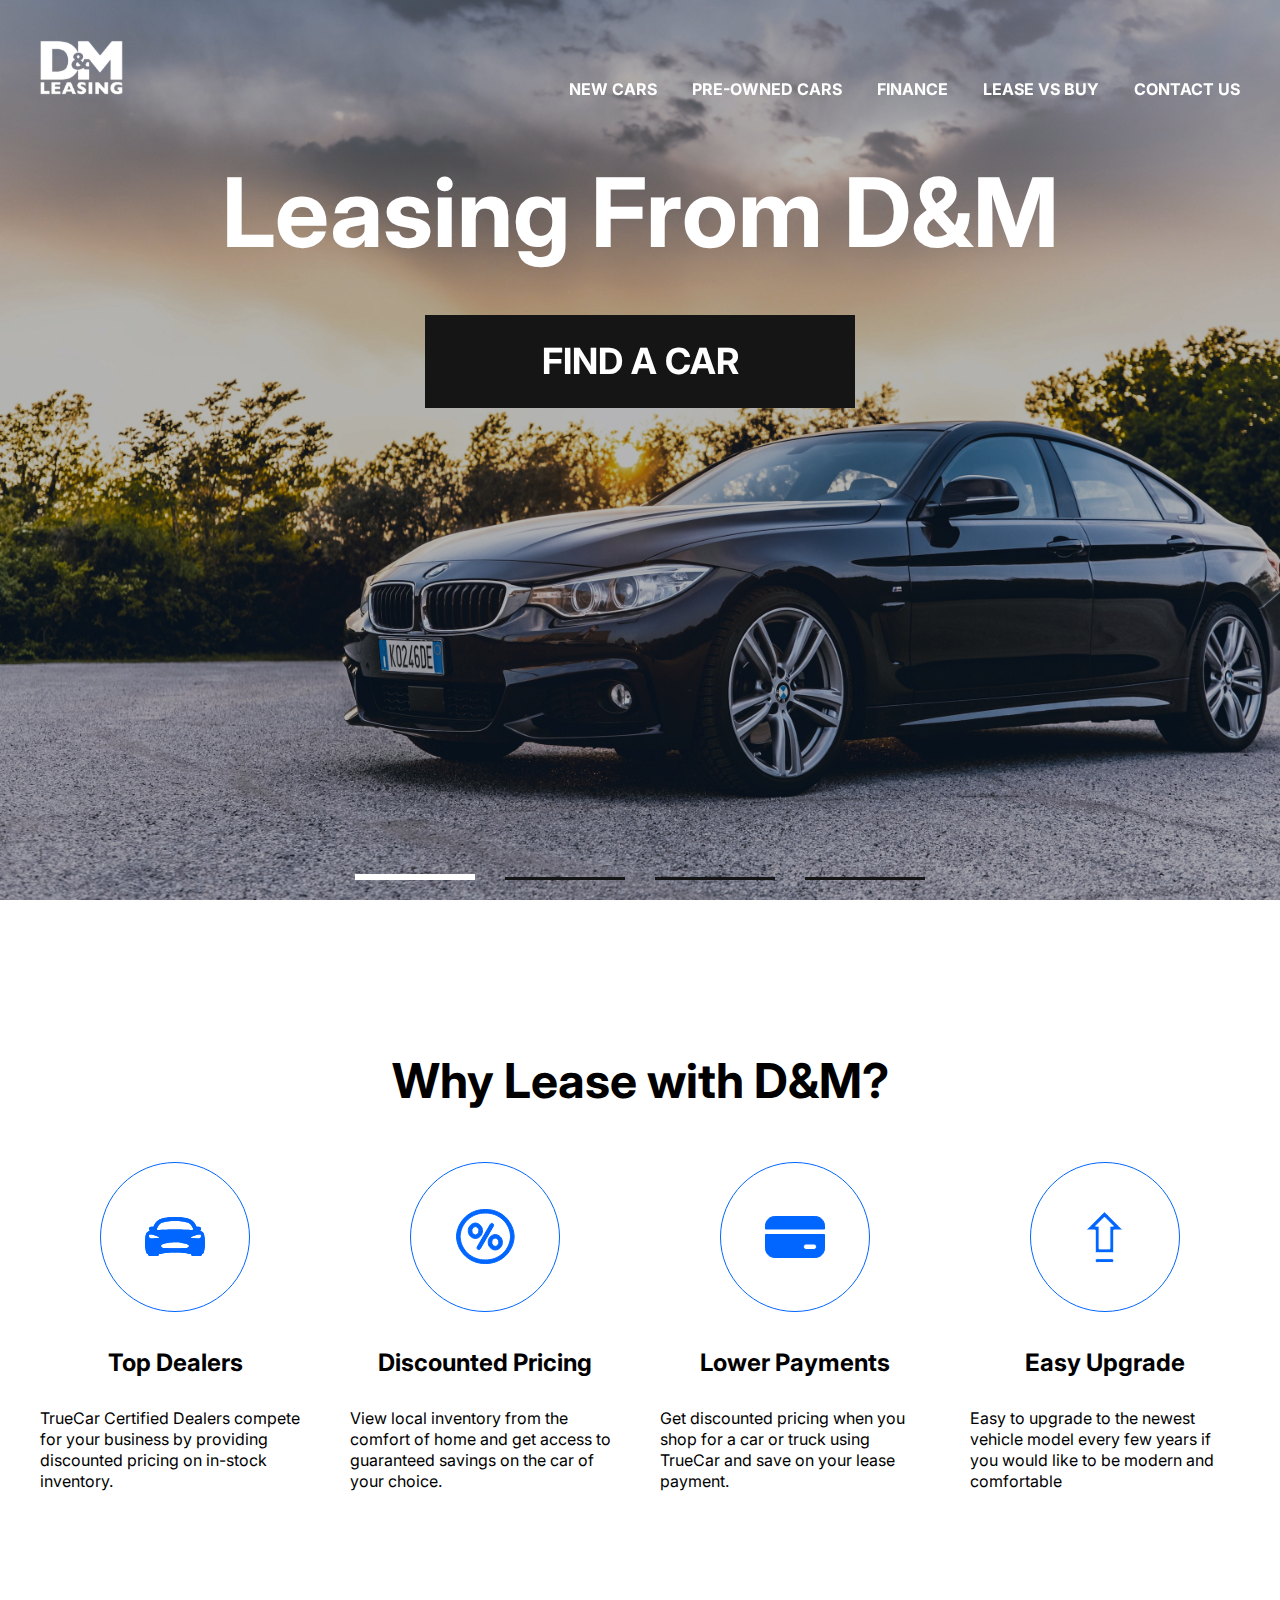
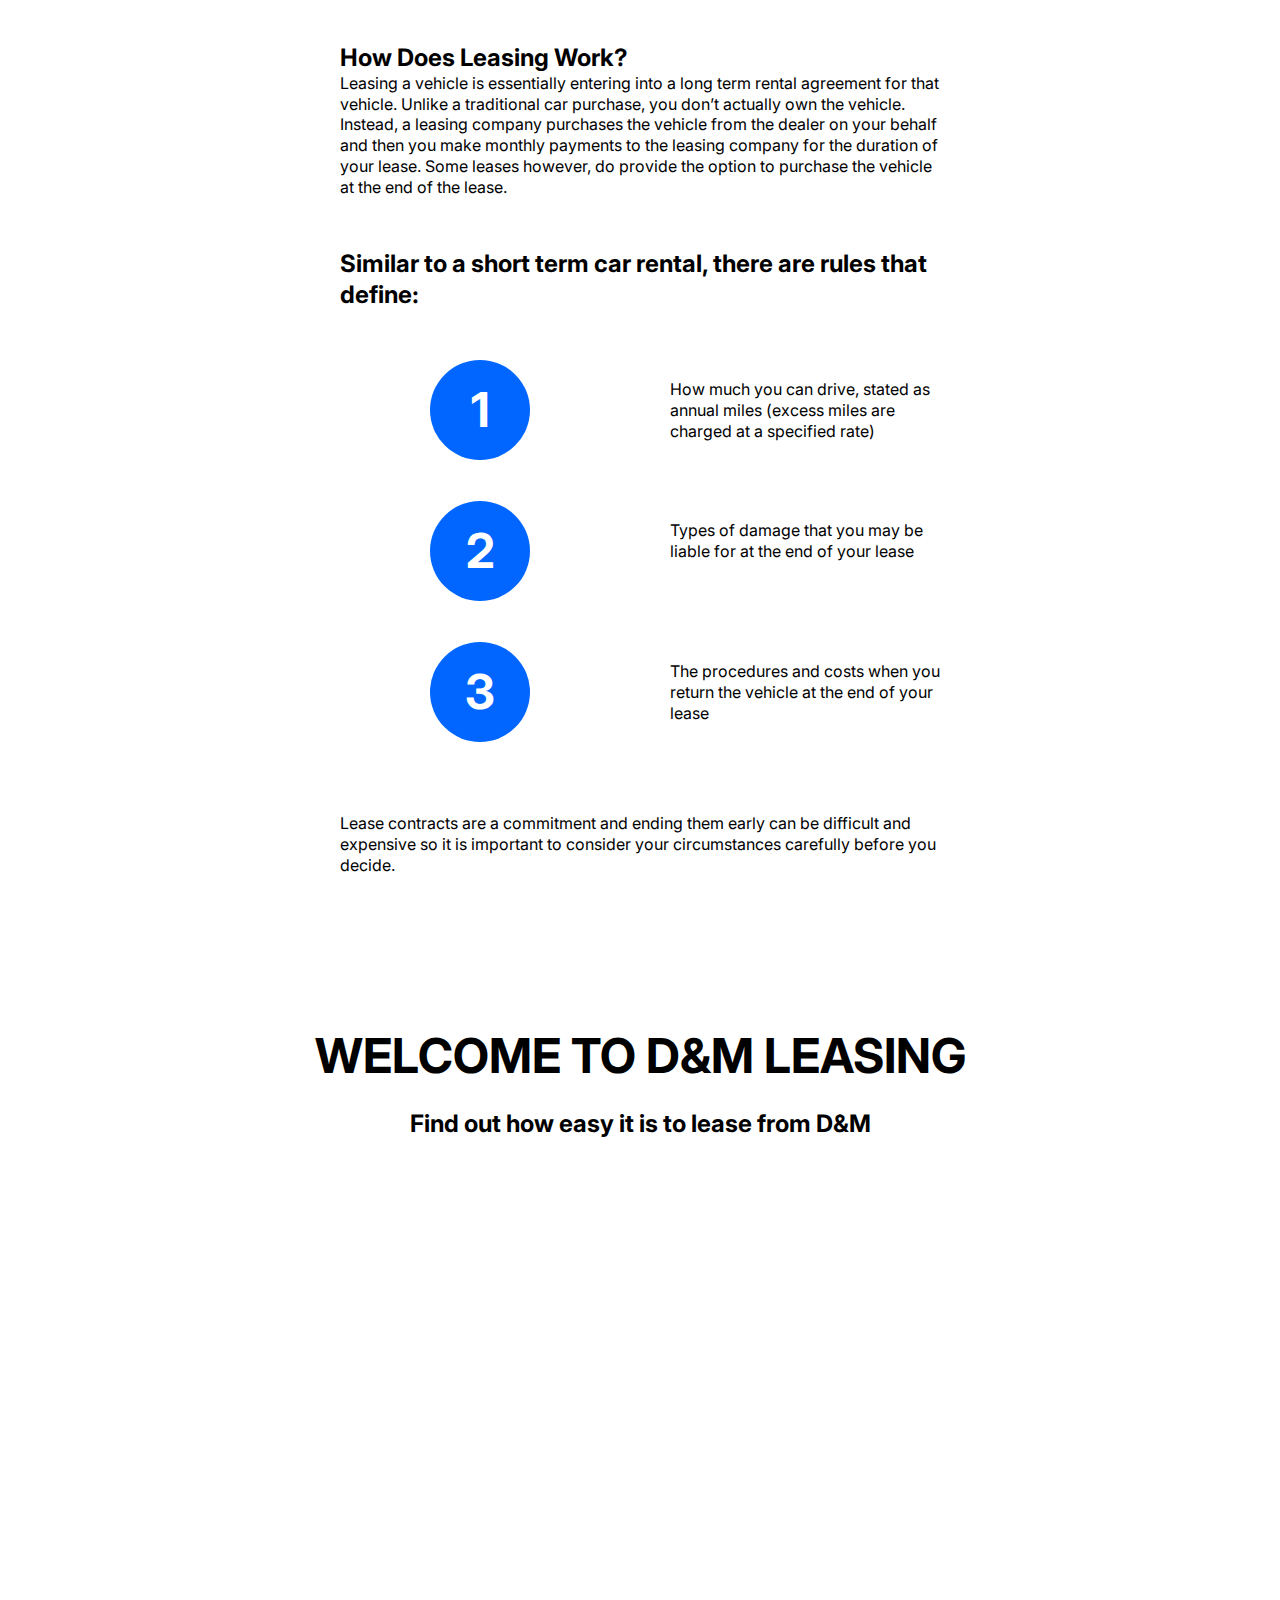
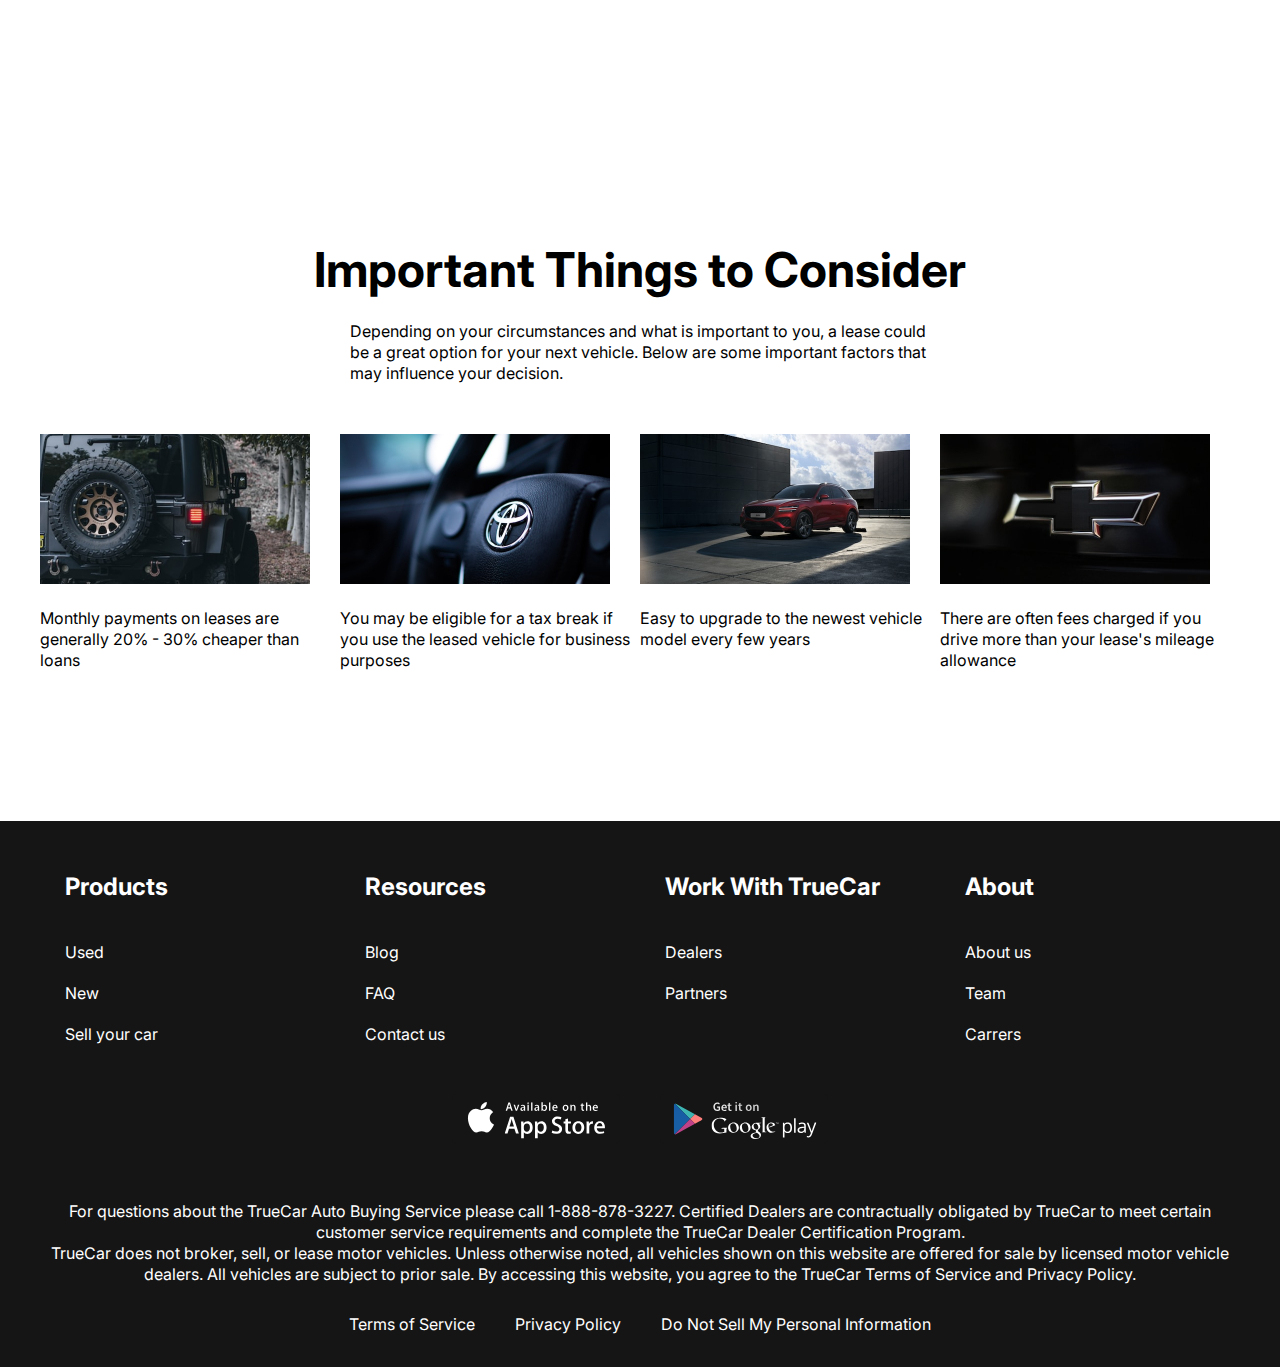
<file: index.html>
<!DOCTYPE html>
<html lang="en">
<head>
    <meta charset="UTF-8">
    <meta http-equiv="X-UA-Compatible" content="IE=edge">
    <meta name="viewport" content="width=device-width, initial-scale=1.0">
    <title>Document</title>
    <link rel="preconnect" href="https://fonts.googleapis.com">
    <link rel="preconnect" href="https://fonts.gstatic.com" crossorigin>
    <link href="https://fonts.googleapis.com/css2?family=Inter:wght@400;700&display=swap" rel="stylesheet">
    <link rel="stylesheet" href="https://cdn.jsdelivr.net/npm/swiper@9/swiper-bundle.min.css"/>
    <link rel="stylesheet" href="css/style.css">
</head>
<body>
    <div class="wrapper">
        <header class="header header-main">
            <div class="container">
                <div class="header__inner">
                    <a href="#" class="logo">
                        <img src="/image/logo.svg" alt="logo" class="logo__img">
                    </a>
                    <nav class="menu">
                        <button class="menu__btn">
                            <span></span>
                            <span></span>
                            <span></span>
                        </button>
                        <ul class="menu__list">
                            <li class="menu__list-item">
                                <a href="new-cars.html" class="menu__list-link">NEW CARS</a>
                            </li>
                            <li class="menu__list-item">
                                <a href="#" class="menu__list-link">PRE-OWNED CARS</a>
                            </li>
                            <li class="menu__list-item">
                                <a href="#" class="menu__list-link">FINANCE</a>
                            </li>
                            <li class="menu__list-item">
                                <a href="#" class="menu__list-link">LEASE VS BUY</a>
                            </li>
                            <li class="menu__list-item">
                                <a href="contacts.html" class="menu__list-link">CONTACT US</a>
                            </li>
                        </ul>
                    </nav>
                </div>
            </div>
        </header>
        <main class="main">
            <section class="top">
                <div class="container">
                    <h1 class="title">Leasing From D&M</h1>
                </div>
                <a href="new-cars.html" class="top__link">FIND A CAR</a>
            </section>
            <div class="slider">
                <div class="swiper">
                    <div class="swiper-wrapper">
                        <div class="swiper-slide" style="background-image: url(image/car.jpg);"></div>
                        <div class="swiper-slide" style="background-image: url(image/car-2.webp);"></div>
                        <div class="swiper-slide" style="background-image: url(image/car.jpg);"></div>
                        <div class="swiper-slide" style="background-image: url(image/car-2.webp);"></div>
                    </div>
                    <div class="swiper-pagination"></div>
                </div>
            </div>
            <section class="why-lease">
                <div class="container">
                    <h2 class="section__title">Why Lease with D&M?</h2>
                    <ul class="why-laese__list">
                        <li class="why-lease__item">
                            <img src="/image/why-least1.svg" alt="" class="why-lease__item-img">
                            <h3 class="why-lease__item-title">Top Dealers</h3>
                            <p class="why-lease__item-text">TrueCar Certified Dealers compete for your business by providing discounted pricing on in-stock inventory.</p>
                        </li>
                        <li class="why-lease__item">
                            <img src="/image/why-least2.svg" alt="" class="why-lease__item-img">
                            <h3 class="why-lease__item-title">Discounted Pricing</h3>
                            <p class="why-lease__item-text">View local inventory from the comfort of home and get access to guaranteed savings on the car of your choice.</p>
                        </li>
                        <li class="why-lease__item">
                            <img src="/image/why-least3.svg" alt="" class="why-lease__item-img">
                            <h3 class="why-lease__item-title">Lower Payments</h3>
                            <p class="why-lease__item-text">Get discounted pricing when you shop for a car or truck using TrueCar and save on your lease payment.</p>
                        </li>
                        <li class="why-lease__item">
                            <img src="/image/why-least4.svg" alt="" class="why-lease__item-img">
                            <h3 class="why-lease__item-title">Easy Upgrade</h3>
                            <p class="why-lease__item-text">Easy to upgrade to the newest vehicle model every few years if you would like to be modern and comfortable</p>
                        </li>
                    </ul>
                </div>
            </section>
            <section class="how-does">
                <div class="container">
                    <div class="how-does__inner">
                        <h2 class="sectoin-title">How Does Leasing Work?</h2>
                        <p class="how-does-text">Leasing a vehicle is essentially entering into a long term rental agreement for that vehicle. Unlike a traditional car purchase, you don’t actually own the vehicle. Instead, a leasing company purchases the vehicle from the dealer on your behalf and then you make monthly payments to the leasing company for the duration of your lease. Some leases however, do provide the option to purchase the vehicle at the end of the lease.</p>
                        <h4 class="how__does-title">Similar to a short term car rental, there are rules that define:</h4>
                        <ol class="how__does-list">
                            <li class="how__does-item">How much you can drive, stated as annual miles (excess miles are charged at a specified rate)</li>
                            <li class="how__does-item">Types of damage that you may be liable for at the end of your lease</li>
                            <li class="how__does-item">The procedures and costs when you return the vehicle at the end of your lease</li>
                        </ol>
                        <p class="how-does-text">Lease contracts are a commitment and ending them early can be difficult and expensive so it is important to consider your circumstances carefully before you decide.</p>
                    </div>
                </div>
            </section>
            <section class="video">
                <div class="container">
                    <h2 class="section__title video__title">
                        WELCOME TO D&M LEASING
                    </h2>
                    <p class="video__text">Find out how easy it is to lease from D&M</p>
                    <iframe class="video__content" width="1000" height="500" src="https://www.youtube.com/embed/NMThdHhrLoM?controls=0" title="YouTube video player" frameborder="0" allow="accelerometer; autoplay; clipboard-write; encrypted-media; gyroscope; picture-in-picture; web-share" allowfullscreen></iframe>
                </div>
            </section>
            <section class="important">
                <div class="container">
                    <h2 class="section__title important__title">Important Things to Consider</h2> 
                    <p class="important__text">Depending on your circumstances and what is important to you, a lease could be a great option for your next vehicle. Below are some important factors that may influence your decision.</p>
                    <ul class="important__list">
                        <li class="important__item">
                            <img src="/image/important__item-img1.jpg" alt="" class="important__item-img">
                            <p class="important__item-text">Monthly payments on leases are generally 20% - 30% cheaper than loans</p>
                        </li>
                        <li class="important__item">
                            <img src="/image/important__item-img2.jpg" alt="" class="important__item-img">
                            <p class="important__item-text">You may be eligible for a tax break if you use the leased vehicle for business purposes</p>
                        </li>
                        <li class="important__item">
                            <img src="/image/important__item-img3.jpg" alt="" class="important__item-img">
                            <p class="important__item-text">Easy to upgrade to the newest vehicle model every few years</p>
                        </li>
                        <li class="important__item">
                            <img src="/image/important__item-img4.jpg" alt="" class="important__item-img">
                            <p class="important__item-text">There are often fees charged if you drive more than your lease's mileage allowance</p>
                        </li>
                    </ul>
                </div>
            </section>
        </main>
        <footer class="footer">
            <div class="container">
                <nav class="footer__menu">
                    <ul class="footer__menu-list">
                        <li class="footer__menu-item">
                            <p class="footer__menu-title">Products</p>
                        </li>
                        <li class="footer__menu-item">
                            <a href="#" class="footer__menu-link">Used</a>
                        </li>
                        <li class="footer__menu-item">
                            <a href="#" class="footer__menu-link">New</a>
                        </li>
                        <li class="footer__menu-item">
                            <a href="#" class="footer__menu-link">Sell your car</a>
                        </li>
                    </ul>
                    <ul class="footer__menu-list">
                        <li class="footer__menu-item">
                            <p class="footer__menu-title">Resources</p>
                        </li>
                        <li class="footer__menu-item">
                            <a href="#" class="footer__menu-link">Blog</a>
                        </li>
                        <li class="footer__menu-item">
                            <a href="#" class="footer__menu-link">FAQ</a>
                        </li>
                        <li class="footer__menu-item">
                            <a href="#" class="footer__menu-link">Contact us</a>
                        </li>
                    </ul>
                    <ul class="footer__menu-list">
                        <li class="footer__menu-item">
                            <p class="footer__menu-title">Work With TrueCar</p>
                        </li>
                        <li class="footer__menu-item">
                            <a href="#" class="footer__menu-link">Dealers</a>
                        </li>
                        <li class="footer__menu-item">
                            <a href="#" class="footer__menu-link">Partners</a>
                        </li>
                    </ul>
                    <ul class="footer__menu-list">
                        <li class="footer__menu-item">
                            <p class="footer__menu-title">About</p>
                        </li>
                        <li class="footer__menu-item">
                            <a href="#" class="footer__menu-link">About us</a>
                        </li>
                        <li class="footer__menu-item">
                            <a href="#" class="footer__menu-link">Team</a>
                        </li>
                        <li class="footer__menu-item">
                            <a href="#" class="footer__menu-link">Carrers</a>
                        </li>
                    </ul>
                </nav>
                <ul class="app">
                    <li class="app__links-item">
                        <a href="" class="app__item-link">
                            <img src="/image/apple_app.svg" alt="" class="app__item-img">
                        </a>
                    </li>
                    <li class="app__links-item">
                        <a href="" class="app__item-link">
                            <img src="/image/google_app.svg" alt="" class="app__item-img">
                        </a>
                    </li>
                </ul>
                <div class="footer__copy">
                    <p class="footer__copy-text">
                     For questions about the TrueCar Auto Buying Service please call 1-888-878-3227.
Certified Dealers are contractually obligated by TrueCar to meet certain customer service requirements and complete the TrueCar Dealer Certification Program.</p>
                    <p class="footer__copy-text">TrueCar does not broker, sell, or lease motor vehicles. Unless otherwise noted, all vehicles shown on this website are offered for sale by licensed motor vehicle dealers. All vehicles are subject to prior sale. By accessing this website, you agree to the TrueCar Terms of Service and Privacy Policy.</p>
                </div>
                <nav class="copy__nav">
                    <ul class="copy__nav-list">
                        <li class="copy__nav-item">
                            <a href="#" class="copy__nav-link">Terms of Service</a>
                        </li>
                        <li class="copy__nav-item">
                            <a href="#" class="copy__nav-link">Privacy Policy</a>
                        </li>
                        <li class="copy__nav-item">
                            <a href="#" class="copy__nav-link">Do Not Sell My Personal Information</a>
                        </li>
                    </ul>
                </nav>
            </div>
        </footer>
    </div>
    <script src="https://cdn.jsdelivr.net/npm/swiper@9/swiper-bundle.min.js"></script>
    <script src="/js/main.js"></script>
</body>
</html>
</file>
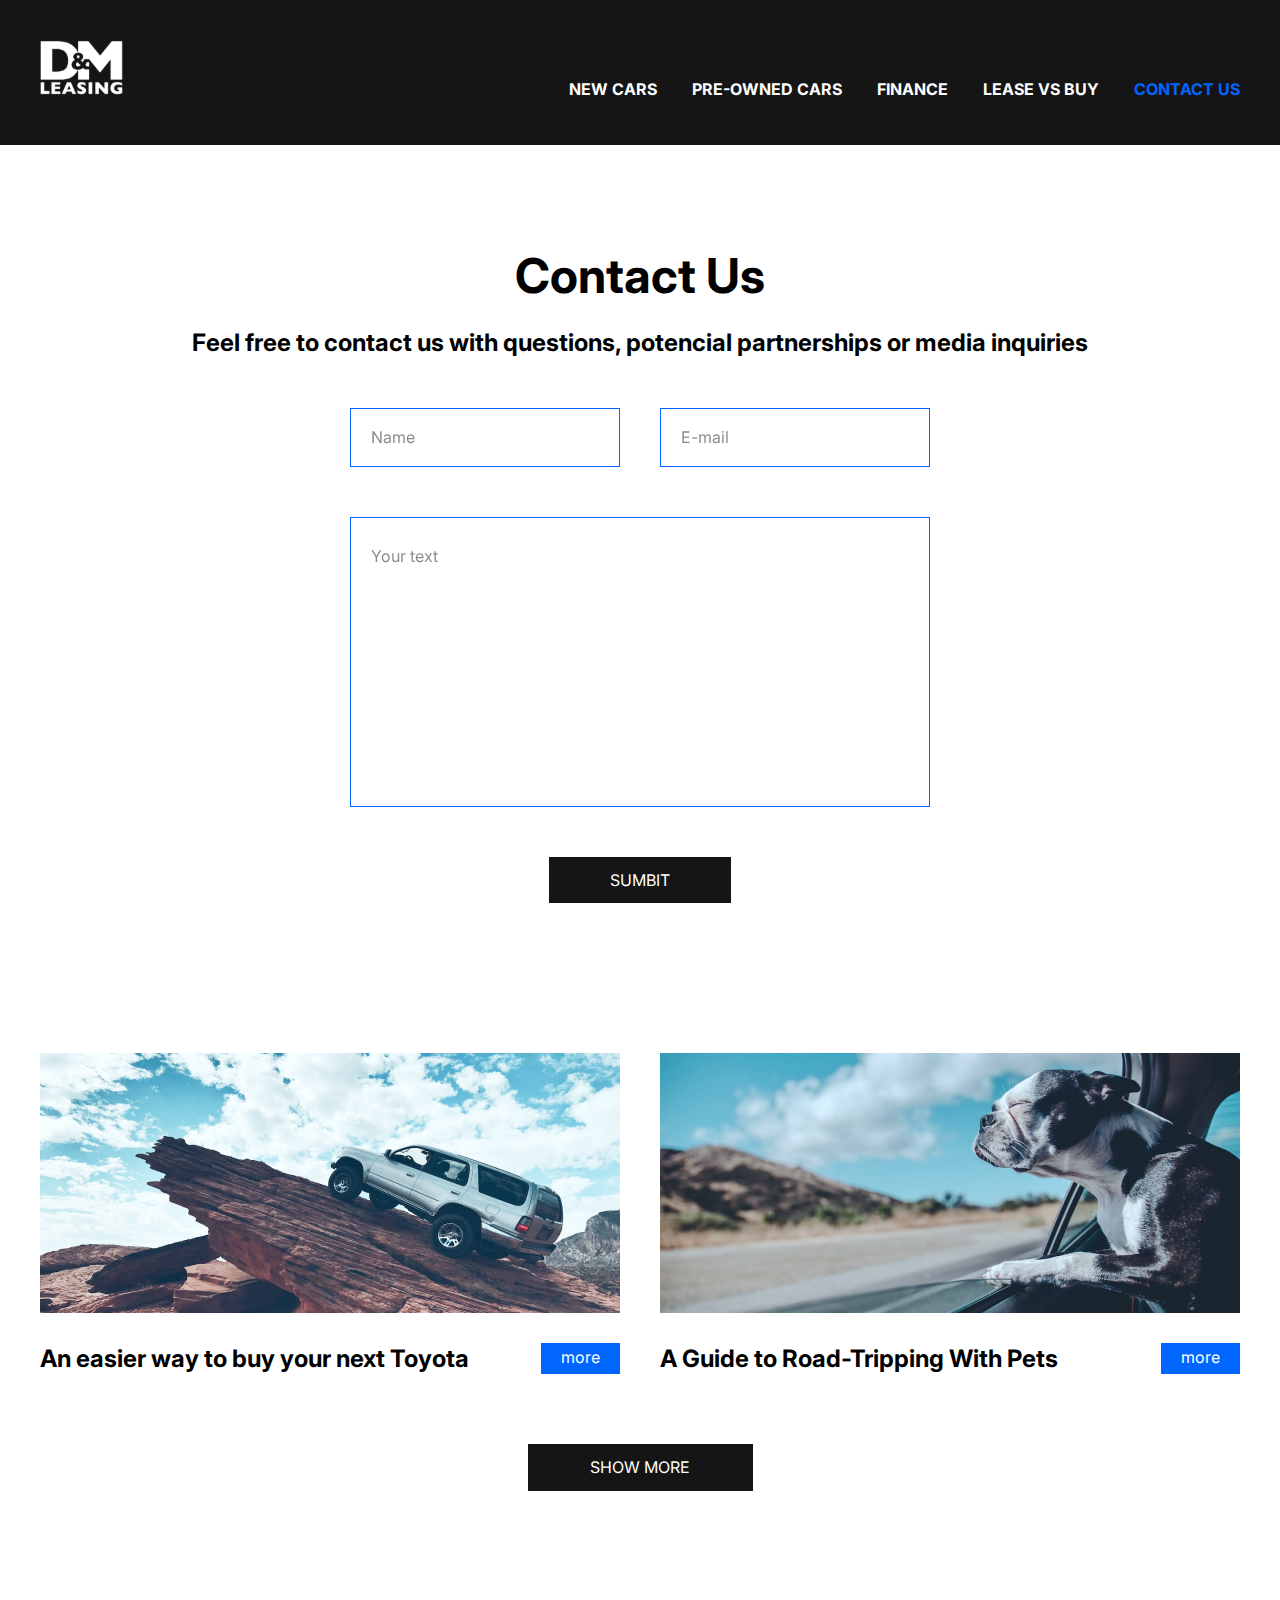
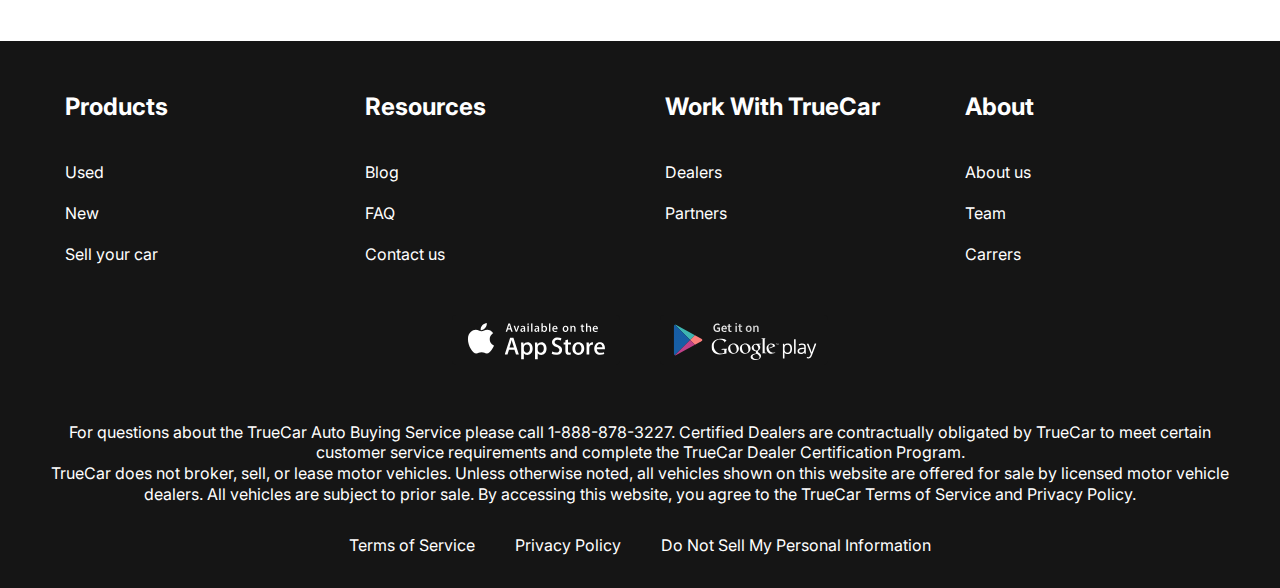
<file: contacts.html>
<!DOCTYPE html>
<html lang="en">
<head>
    <meta charset="UTF-8">
    <meta http-equiv="X-UA-Compatible" content="IE=edge">
    <meta name="viewport" content="width=device-width, initial-scale=1.0">
    <title>Document</title>
    <link rel="preconnect" href="https://fonts.googleapis.com">
    <link rel="preconnect" href="https://fonts.gstatic.com" crossorigin>
    <link href="https://fonts.googleapis.com/css2?family=Inter:wght@400;700&display=swap" rel="stylesheet">
    <link rel="stylesheet" href="css/style.css">
</head>
<body>
    <div class="wrapper">
        <header class="header">
            <div class="container">
                <div class="header__inner">
                    <a href="index.html" class="logo">
                        <img src="/image/logo.svg" alt="logo" class="logo__img">
                    </a>
                    <nav class="menu">
                        <button class="menu__btn">
                            <span></span>
                            <span></span>
                            <span></span>
                        </button>
                        <ul class="menu__list">
                            <li class="menu__list-item">
                                <a href="new-cars.html" class="menu__list-link">NEW CARS</a>
                            </li>
                            <li class="menu__list-item">
                                <a href="#" class="menu__list-link">PRE-OWNED CARS</a>
                            </li>
                            <li class="menu__list-item">
                                <a href="#" class="menu__list-link">FINANCE</a>
                            </li>
                            <li class="menu__list-item">
                                <a href="#" class="menu__list-link">LEASE VS BUY</a>
                            </li>
                            <li class="menu__list-item">
                                <a href="contacts.html" class="menu__list-link menu__list-link--active">CONTACT US</a>
                            </li>
                        </ul>
                    </nav>
                </div>
            </div>
        </header>
        <main class="main">
            <section class="contacts">
                <div class="container">
                    <h2 class="section__title contacts__title">Contact Us</h2>
                    <p class="contacts__text">Feel free to contact us with questions, potencial partnerships or media inquiries</p>
                    <form action="" class="form">
                        <input type="text" class="form__input" placeholder="Name">
                        <input type="email" class="form__input" placeholder="E-mail">
                        <textarea class="form__textarea" placeholder="Your text"></textarea>
                        <button class="form__btn" type="submit">SUMBIT</button>
                    </form>
                </div>
            </section>
            <section class="blog">
                <div class="container">
                    <div class="blog__items">
                        <div class="blog__item">
                            <img src="/image/blog1.jpg" alt="" class="blog__item-img">
                            <h4 class="blog__item-title">An easier way to buy your next Toyota</h4>
                            <a href="" class="blog__item-link">more</a>
                        </div>
                        <div class="blog__item">
                            <img src="/image/blog2.jpg" alt="" class="blog__item-img">
                            <h4 class="blog__item-title">A Guide to Road-Tripping With Pets</h4>
                            <a href="" class="blog__item-link">more</a>
                        </div>
                    </div>
                    <a href="" class="showmore__link">SHOW MORE</a>
                </div>
            </section>
        </main>
        <footer class="footer">
            <div class="container">
                <nav class="footer__menu">
                    <ul class="footer__menu-list">
                        <li class="footer__menu-item">
                            <p class="footer__menu-title">Products</p>
                        </li>
                        <li class="footer__menu-item">
                            <a href="#" class="footer__menu-link">Used</a>
                        </li>
                        <li class="footer__menu-item">
                            <a href="#" class="footer__menu-link">New</a>
                        </li>
                        <li class="footer__menu-item">
                            <a href="#" class="footer__menu-link">Sell your car</a>
                        </li>
                    </ul>
                    <ul class="footer__menu-list">
                        <li class="footer__menu-item">
                            <p class="footer__menu-title">Resources</p>
                        </li>
                        <li class="footer__menu-item">
                            <a href="#" class="footer__menu-link">Blog</a>
                        </li>
                        <li class="footer__menu-item">
                            <a href="#" class="footer__menu-link">FAQ</a>
                        </li>
                        <li class="footer__menu-item">
                            <a href="#" class="footer__menu-link">Contact us</a>
                        </li>
                    </ul>
                    <ul class="footer__menu-list">
                        <li class="footer__menu-item">
                            <p class="footer__menu-title">Work With TrueCar</p>
                        </li>
                        <li class="footer__menu-item">
                            <a href="#" class="footer__menu-link">Dealers</a>
                        </li>
                        <li class="footer__menu-item">
                            <a href="#" class="footer__menu-link">Partners</a>
                        </li>
                    </ul>
                    <ul class="footer__menu-list">
                        <li class="footer__menu-item">
                            <p class="footer__menu-title">About</p>
                        </li>
                        <li class="footer__menu-item">
                            <a href="#" class="footer__menu-link">About us</a>
                        </li>
                        <li class="footer__menu-item">
                            <a href="#" class="footer__menu-link">Team</a>
                        </li>
                        <li class="footer__menu-item">
                            <a href="#" class="footer__menu-link">Carrers</a>
                        </li>
                    </ul>
                </nav>
                <ul class="app">
                    <li class="app__links-item">
                        <a href="" class="app__item-link">
                            <img src="/image/apple_app.svg" alt="" class="app__item-img">
                        </a>
                    </li>
                    <li class="app__links-item">
                        <a href="" class="app__item-link">
                            <img src="/image/google_app.svg" alt="" class="app__item-img">
                        </a>
                    </li>
                </ul>
                <div class="footer__copy">
                    <p class="footer__copy-text">
                     For questions about the TrueCar Auto Buying Service please call 1-888-878-3227.
Certified Dealers are contractually obligated by TrueCar to meet certain customer service requirements and complete the TrueCar Dealer Certification Program.</p>
                    <p class="footer__copy-text">TrueCar does not broker, sell, or lease motor vehicles. Unless otherwise noted, all vehicles shown on this website are offered for sale by licensed motor vehicle dealers. All vehicles are subject to prior sale. By accessing this website, you agree to the TrueCar Terms of Service and Privacy Policy.</p>
                </div>
                <nav class="copy__nav">
                    <ul class="copy__nav-list">
                        <li class="copy__nav-item">
                            <a href="#" class="copy__nav-link">Terms of Service</a>
                        </li>
                        <li class="copy__nav-item">
                            <a href="#" class="copy__nav-link">Privacy Policy</a>
                        </li>
                        <li class="copy__nav-item">
                            <a href="#" class="copy__nav-link">Do Not Sell My Personal Information</a>
                        </li>
                    </ul>
                </nav>
            </div>
        </footer>
    </div>
<script src="js/main.js"></script>
</body>
</html>
</file>
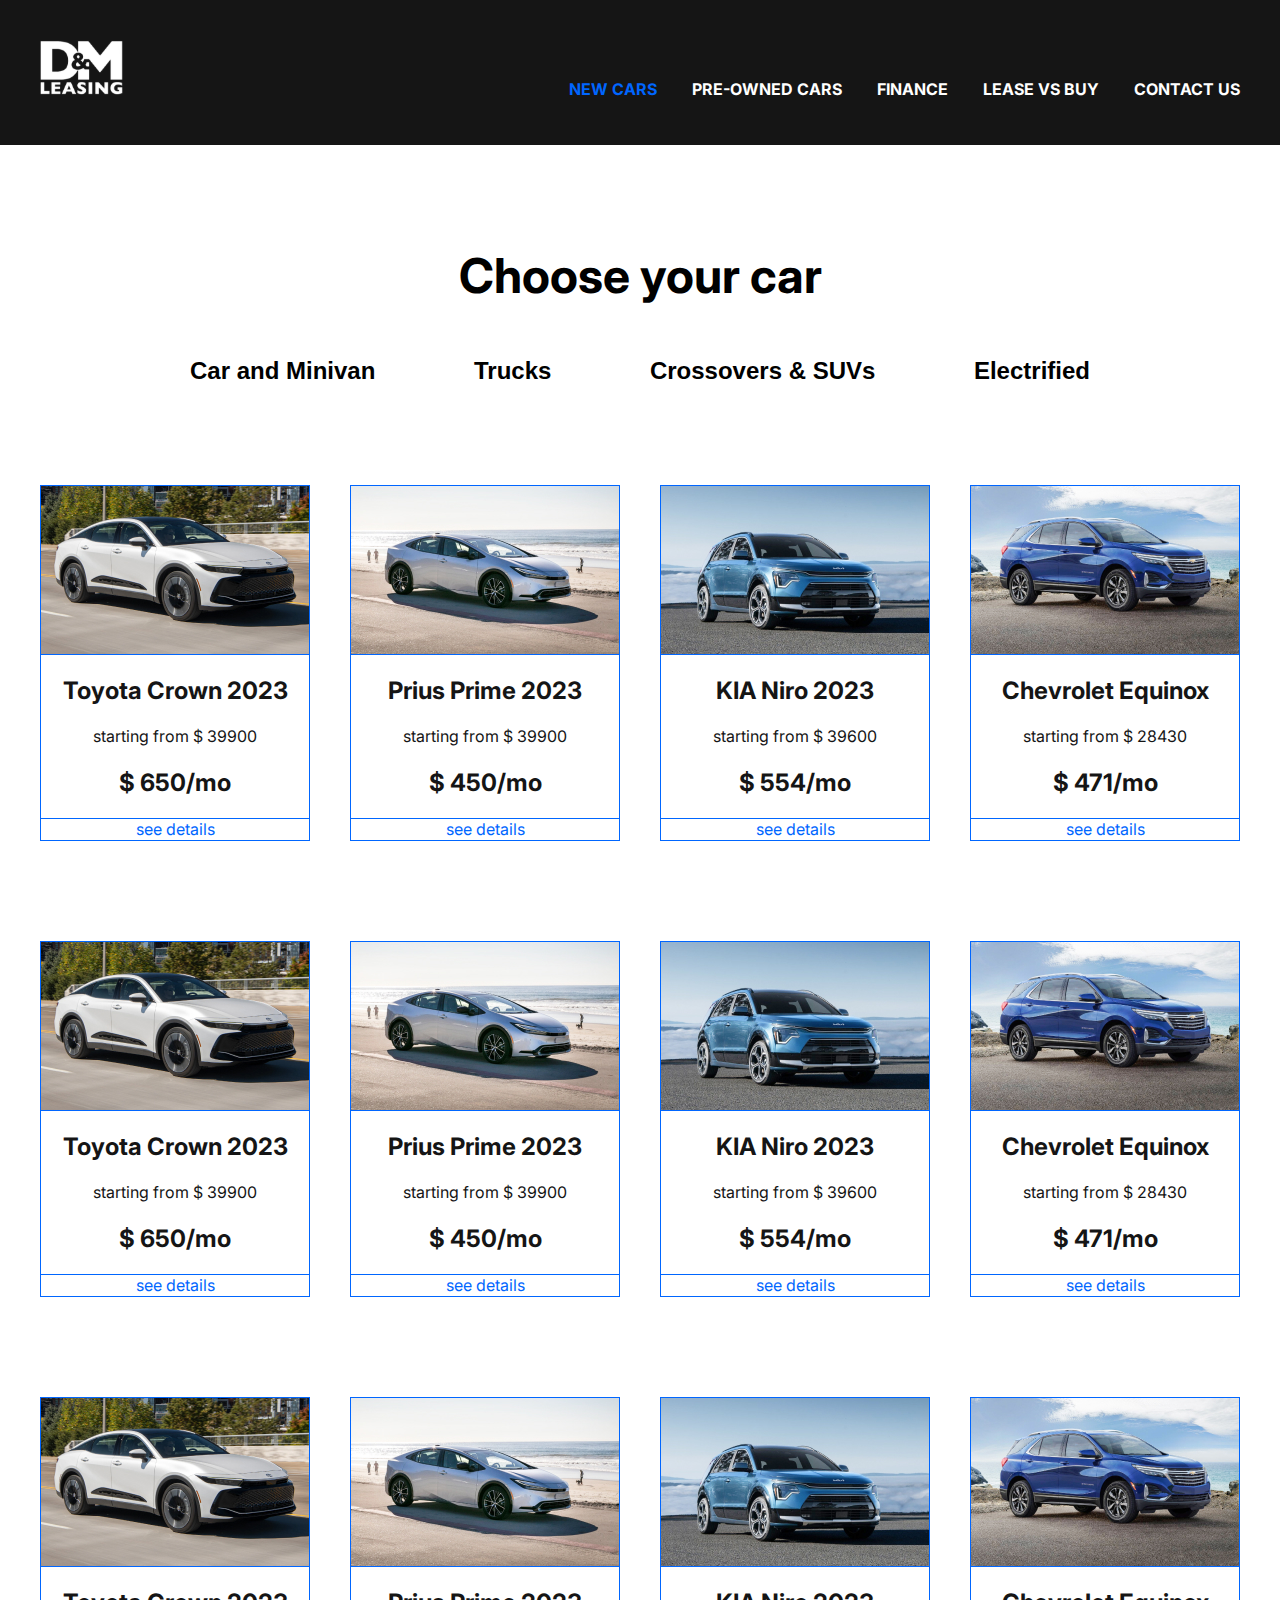
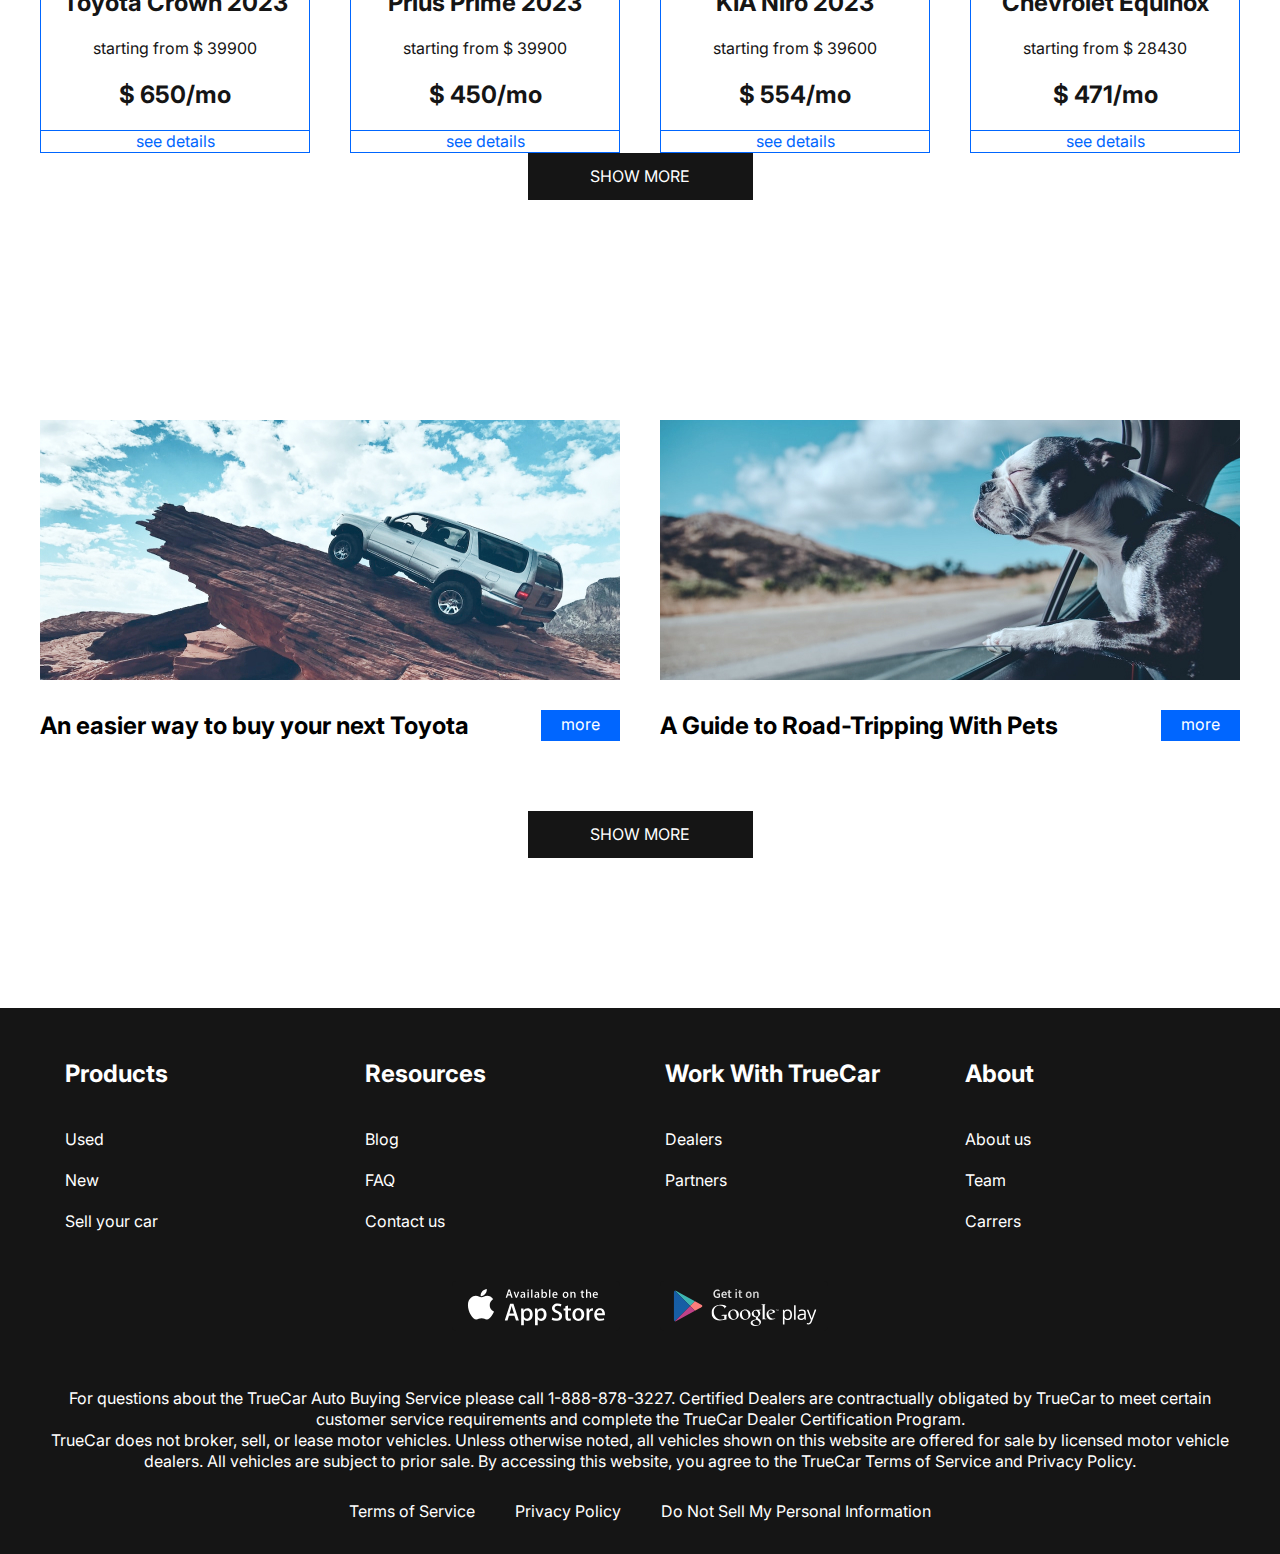
<file: new-cars.html>
<!DOCTYPE html>
<html lang="en">
<head>
    <meta charset="UTF-8">
    <meta http-equiv="X-UA-Compatible" content="IE=edge">
    <meta name="viewport" content="width=device-width, initial-scale=1.0">
    <title>Document</title>
    <link rel="preconnect" href="https://fonts.googleapis.com">
    <link rel="preconnect" href="https://fonts.gstatic.com" crossorigin>
    <link href="https://fonts.googleapis.com/css2?family=Inter:wght@400;700&display=swap" rel="stylesheet">
    <link rel="stylesheet" href="css/style.css">
</head>
<body>
    <div class="wrapper">
        <header class="header">
            <div class="container">
                <div class="header__inner">
                    <a href="index.html" class="logo">
                        <img src="/image/logo.svg" alt="logo" class="logo__img">
                    </a>
                    <nav class="menu">
                        <button class="menu__btn">
                            <span></span>
                            <span></span>
                            <span></span>
                        </button>
                        <ul class="menu__list">
                            <li class="menu__list-item">
                                <a href="new-cars.html" class="menu__list-link menu__list-link--active">NEW CARS</a>
                            </li>
                            <li class="menu__list-item">
                                <a href="#" class="menu__list-link">PRE-OWNED CARS</a>
                            </li>
                            <li class="menu__list-item">
                                <a href="#" class="menu__list-link">FINANCE</a>
                            </li>
                            <li class="menu__list-item">
                                <a href="#" class="menu__list-link">LEASE VS BUY</a>
                            </li>
                            <li class="menu__list-item">
                                <a href="contacts.html" class="menu__list-link">CONTACT US</a>
                            </li>
                        </ul>
                    </nav>
                </div>
            </div>
        </header>
        <main class="main">
            <section class="choose">
                <div class="container">
                    <h2 class="section__title">Choose your car</h2>
                    <div class="tabs">
                        <div class="tabs">
                            <div class="tabs__btn">
                                <button class="tabs__btn-item tabs__btn--active" data-button="content-1">Car and Minivan</button>
                                <button class="tabs__btn-item" data-button="content-2">Trucks</button>
                                <button class="tabs__btn-item" data-button="content-3">Crossovers & SUVs</button>
                                <button class="tabs__btn-item" data-button="content-4">Electrified</button>
                            </div>
                            <div class="tabs__content">
                                <div class="tabs__content-item tabs__content-item--active" id="content-1">
                                    <div class="card">
                                        <img src="/image/car1.jpg" alt="" class="card__img">
                                        <div class="card__content">
                                        <h4 class="card__title">Toyota Crown 2023</h4>
                                        <p class="card__text">starting from $ 39900</p>
                                        <p class="card__price">$ 650/mo</p>
                                        </div>
                                        <a href="" class="card__link">see details</a>
                                    </div>
                                    <div class="card">
                                        <img src="/image/car2.jpg" alt="" class="card__img">
                                        <div class="card__content">
                                        <h4 class="card__title">Prius Prime 2023</h4>
                                        <p class="card__text">starting from $ 39900</p>
                                        <p class="card__price">$ 450/mo</p>
                                    </div>
                                        <a href="" class="card__link">see details</a>
                                    </div>
                                    <div class="card">
                                        <img src="/image/car3.jpg" alt="" class="card__img">
                                        <div class="card__content">
                                        <h4 class="card__title">KIA Niro 2023</h4>
                                        <p class="card__text">starting from $ 39600</p>
                                        <p class="card__price">$ 554/mo</p>
                                    </div>
                                        <a href="" class="card__link">see details</a>
                                    </div>
                                    <div class="card">
                                        <img src="/image/car4jpg.jpg" alt="" class="card__img">
                                        <div class="card__content">
                                        <h4 class="card__title">Chevrolet Equinox</h4>
                                        <p class="card__text">starting from $ 28430</p>
                                        <p class="card__price">$ 471/mo</p>
                                    </div>
                                        <a href="" class="card__link">see details</a>
                                    </div>
                                    <div class="card">
                                        <img src="/image/car1.jpg" alt="" class="card__img">
                                        <div class="card__content">
                                        <h4 class="card__title">Toyota Crown 2023</h4>
                                        <p class="card__text">starting from $ 39900</p>
                                        <p class="card__price">$ 650/mo</p>
                                        </div>
                                        <a href="" class="card__link">see details</a>
                                    </div>
                                    <div class="card">
                                        <img src="/image/car2.jpg" alt="" class="card__img">
                                        <div class="card__content">
                                        <h4 class="card__title">Prius Prime 2023</h4>
                                        <p class="card__text">starting from $ 39900</p>
                                        <p class="card__price">$ 450/mo</p>
                                    </div>
                                        <a href="" class="card__link">see details</a>
                                    </div>
                                    <div class="card">
                                        <img src="/image/car3.jpg" alt="" class="card__img">
                                        <div class="card__content">
                                        <h4 class="card__title">KIA Niro 2023</h4>
                                        <p class="card__text">starting from $ 39600</p>
                                        <p class="card__price">$ 554/mo</p>
                                    </div>
                                        <a href="" class="card__link">see details</a>
                                    </div>
                                    <div class="card">
                                        <img src="/image/car4jpg.jpg" alt="" class="card__img">
                                        <div class="card__content">
                                        <h4 class="card__title">Chevrolet Equinox</h4>
                                        <p class="card__text">starting from $ 28430</p>
                                        <p class="card__price">$ 471/mo</p>
                                    </div>
                                        <a href="" class="card__link">see details</a>
                                    </div>
                                    <div class="card">
                                        <img src="/image/car1.jpg" alt="" class="card__img">
                                        <div class="card__content">
                                        <h4 class="card__title">Toyota Crown 2023</h4>
                                        <p class="card__text">starting from $ 39900</p>
                                        <p class="card__price">$ 650/mo</p>
                                        </div>
                                        <a href="" class="card__link">see details</a>
                                    </div>
                                    <div class="card">
                                        <img src="/image/car2.jpg" alt="" class="card__img">
                                        <div class="card__content">
                                        <h4 class="card__title">Prius Prime 2023</h4>
                                        <p class="card__text">starting from $ 39900</p>
                                        <p class="card__price">$ 450/mo</p>
                                    </div>
                                        <a href="" class="card__link">see details</a>
                                    </div>
                                    <div class="card">
                                        <img src="/image/car3.jpg" alt="" class="card__img">
                                        <div class="card__content">
                                        <h4 class="card__title">KIA Niro 2023</h4>
                                        <p class="card__text">starting from $ 39600</p>
                                        <p class="card__price">$ 554/mo</p>
                                    </div>
                                        <a href="" class="card__link">see details</a>
                                    </div>
                                    <div class="card">
                                        <img src="/image/car4jpg.jpg" alt="" class="card__img">
                                        <div class="card__content">
                                        <h4 class="card__title">Chevrolet Equinox</h4>
                                        <p class="card__text">starting from $ 28430</p>
                                        <p class="card__price">$ 471/mo</p>
                                    </div>
                                        <a href="" class="card__link">see details</a>
                                    </div>
                                </div>
                                <div class="tabs__content-item" id="content-2">
                                    <div class="card">
                                        <img src="/image/car1.jpg" alt="" class="card__img">
                                        <div class="card__content">
                                        <h4 class="card__title">Toyota Crown 2023</h4>
                                        <p class="card__text">starting from $ 39900</p>
                                        <p class="card__price">$ 650/mo</p>
                                        </div>
                                        <a href="" class="card__link">see details</a>
                                    </div>
                                    <div class="card">
                                        <img src="/image/car2.jpg" alt="" class="card__img">
                                        <div class="card__content">
                                        <h4 class="card__title">Prius Prime 2023</h4>
                                        <p class="card__text">starting from $ 39900</p>
                                        <p class="card__price">$ 450/mo</p>
                                    </div>
                                        <a href="" class="card__link">see details</a>
                                    </div>
                                    <div class="card">
                                        <img src="/image/car3.jpg" alt="" class="card__img">
                                        <div class="card__content">
                                        <h4 class="card__title">KIA Niro 2023</h4>
                                        <p class="card__text">starting from $ 39600</p>
                                        <p class="card__price">$ 554/mo</p>
                                    </div>
                                        <a href="" class="card__link">see details</a>
                                    </div>
                                    <div class="card">
                                        <img src="/image/car4jpg.jpg" alt="" class="card__img">
                                        <div class="card__content">
                                        <h4 class="card__title">Chevrolet Equinox</h4>
                                        <p class="card__text">starting from $ 28430</p>
                                        <p class="card__price">$ 471/mo</p>
                                    </div>
                                        <a href="" class="card__link">see details</a>
                                    </div>
                                    <div class="card">
                                        <img src="/image/car1.jpg" alt="" class="card__img">
                                        <div class="card__content">
                                        <h4 class="card__title">Toyota Crown 2023</h4>
                                        <p class="card__text">starting from $ 39900</p>
                                        <p class="card__price">$ 650/mo</p>
                                        </div>
                                        <a href="" class="card__link">see details</a>
                                    </div>
                                    <div class="card">
                                        <img src="/image/car2.jpg" alt="" class="card__img">
                                        <div class="card__content">
                                        <h4 class="card__title">Prius Prime 2023</h4>
                                        <p class="card__text">starting from $ 39900</p>
                                        <p class="card__price">$ 450/mo</p>
                                    </div>
                                     <div class="card">
                                        <img src="/image/car1.jpg" alt="" class="card__img">
                                        <div class="card__content">
                                        <h4 class="card__title">Toyota Crown 2023</h4>
                                        <p class="card__text">starting from $ 39900</p>
                                        <p class="card__price">$ 650/mo</p>
                                        </div>
                                        <a href="" class="card__link">see details</a>
                                    </div>
                                    <div class="card">
                                        <img src="/image/car2.jpg" alt="" class="card__img">
                                        <div class="card__content">
                                        <h4 class="card__title">Prius Prime 2023</h4>
                                        <p class="card__text">starting from $ 39900</p>
                                        <p class="card__price">$ 450/mo</p>
                                    </div>
                                        <a href="" class="card__link">see details</a>
                                    </div>
                                    <div class="card">
                                        <img src="/image/car3.jpg" alt="" class="card__img">
                                        <div class="card__content">
                                        <h4 class="card__title">KIA Niro 2023</h4>
                                        <p class="card__text">starting from $ 39600</p>
                                        <p class="card__price">$ 554/mo</p>
                                    </div>
                                        <a href="" class="card__link">see details</a>
                                    </div>
                                    <div class="card">
                                        <img src="/image/car4jpg.jpg" alt="" class="card__img">
                                        <div class="card__content">
                                        <h4 class="card__title">Chevrolet Equinox</h4>
                                        <p class="card__text">starting from $ 28430</p>
                                        <p class="card__price">$ 471/mo</p>
                                    </div>
                                        <a href="" class="card__link">see details</a>
                                    </div>
                                    <div class="card">
                                        <img src="/image/car1.jpg" alt="" class="card__img">
                                        <div class="card__content">
                                        <h4 class="card__title">Toyota Crown 2023</h4>
                                        <p class="card__text">starting from $ 39900</p>
                                        <p class="card__price">$ 650/mo</p>
                                        </div>
                                        <a href="" class="card__link">see details</a>
                                    </div>
                                    <div class="card">
                                        <img src="/image/car2.jpg" alt="" class="card__img">
                                        <div class="card__content">
                                        <h4 class="card__title">Prius Prime 2023</h4>
                                        <p class="card__text">starting from $ 39900</p>
                                        <p class="card__price">$ 450/mo</p>
                                    </div>
                                </div>
                                <div class="tabs__content-item" id="content-3">
                                    
                                </div>
                                <div class="tabs__content-item" id="content-4">
                                    4
                                </div>
                            </div>
                        </div>
                    </div>
                    <a href="" class="showmore__link">SHOW MORE</a>
                </div>
            </section>
            
            <section class="blog">
                <div class="container">
                    <div class="blog__items">
                        <div class="blog__item">
                            <img src="/image/blog1.jpg" alt="" class="blog__item-img">
                            <h4 class="blog__item-title">An easier way to buy your next Toyota</h4>
                            <a href="" class="blog__item-link">more</a>
                        </div>
                        <div class="blog__item">
                            <img src="/image/blog2.jpg" alt="" class="blog__item-img">
                            <h4 class="blog__item-title">A Guide to Road-Tripping With Pets</h4>
                            <a href="" class="blog__item-link">more</a>
                        </div>
                    </div>
                    <a href="" class="showmore__link">SHOW MORE</a>
                </div>
            </section>
        </main>
        <footer class="footer">
            <div class="container">
                <nav class="footer__menu">
                    <ul class="footer__menu-list">
                        <li class="footer__menu-item">
                            <p class="footer__menu-title">Products</p>
                        </li>
                        <li class="footer__menu-item">
                            <a href="#" class="footer__menu-link">Used</a>
                        </li>
                        <li class="footer__menu-item">
                            <a href="#" class="footer__menu-link">New</a>
                        </li>
                        <li class="footer__menu-item">
                            <a href="#" class="footer__menu-link">Sell your car</a>
                        </li>
                    </ul>
                    <ul class="footer__menu-list">
                        <li class="footer__menu-item">
                            <p class="footer__menu-title">Resources</p>
                        </li>
                        <li class="footer__menu-item">
                            <a href="#" class="footer__menu-link">Blog</a>
                        </li>
                        <li class="footer__menu-item">
                            <a href="#" class="footer__menu-link">FAQ</a>
                        </li>
                        <li class="footer__menu-item">
                            <a href="#" class="footer__menu-link">Contact us</a>
                        </li>
                    </ul>
                    <ul class="footer__menu-list">
                        <li class="footer__menu-item">
                            <p class="footer__menu-title">Work With TrueCar</p>
                        </li>
                        <li class="footer__menu-item">
                            <a href="#" class="footer__menu-link">Dealers</a>
                        </li>
                        <li class="footer__menu-item">
                            <a href="#" class="footer__menu-link">Partners</a>
                        </li>
                    </ul>
                    <ul class="footer__menu-list">
                        <li class="footer__menu-item">
                            <p class="footer__menu-title">About</p>
                        </li>
                        <li class="footer__menu-item">
                            <a href="#" class="footer__menu-link">About us</a>
                        </li>
                        <li class="footer__menu-item">
                            <a href="#" class="footer__menu-link">Team</a>
                        </li>
                        <li class="footer__menu-item">
                            <a href="#" class="footer__menu-link">Carrers</a>
                        </li>
                    </ul>
                </nav>
                <ul class="app">
                    <li class="app__links-item">
                        <a href="" class="app__item-link">
                            <img src="/image/apple_app.svg" alt="" class="app__item-img">
                        </a>
                    </li>
                    <li class="app__links-item">
                        <a href="" class="app__item-link">
                            <img src="/image/google_app.svg" alt="" class="app__item-img">
                        </a>
                    </li>
                </ul>
                <div class="footer__copy">
                    <p class="footer__copy-text">
                     For questions about the TrueCar Auto Buying Service please call 1-888-878-3227.
Certified Dealers are contractually obligated by TrueCar to meet certain customer service requirements and complete the TrueCar Dealer Certification Program.</p>
                    <p class="footer__copy-text">TrueCar does not broker, sell, or lease motor vehicles. Unless otherwise noted, all vehicles shown on this website are offered for sale by licensed motor vehicle dealers. All vehicles are subject to prior sale. By accessing this website, you agree to the TrueCar Terms of Service and Privacy Policy.</p>
                </div>
                <nav class="copy__nav">
                    <ul class="copy__nav-list">
                        <li class="copy__nav-item">
                            <a href="#" class="copy__nav-link">Terms of Service</a>
                        </li>
                        <li class="copy__nav-item">
                            <a href="#" class="copy__nav-link">Privacy Policy</a>
                        </li>
                        <li class="copy__nav-item">
                            <a href="#" class="copy__nav-link">Do Not Sell My Personal Information</a>
                        </li>
                    </ul>
                </nav>
            </div>
        </footer>
    </div>
    <script src="js/main.js"></script>
</body>
</html>
</file>
<file: css/style.css>
html{
    box-sizing: border-box;
}

*, *::after, *::before{
    box-sizing: inherit;
    margin: 0;
    padding: 0;
}

body{
    font-family: 'Inter', sans-serif;
    font-size: 16px;
    font-weight: 400;
    line-height: 1.3;
}

html, body{
    height: 100%;
}

ul{
    list-style-type: none;
}

a{
    text-decoration: none;
    color: inherit;
}

.section__title{
    margin-bottom: 50px;
    font-size: 48px;
    font-weight: 700;
    text-align: center;
}

.wrapper{
    min-height: 100%;
    display: flex;
    flex-direction: column;
}

.container{
    max-width: 1220px;
    margin: 0 auto;
    padding: 0 10px;
}

.header{
    background-color: #151515;
}

.header-main{
    background-color: transparent;
    position: absolute;
    z-index: 10;
    left: 0;
    right: 0;
}

.header__inner{
    padding-top: 40px;
    padding-bottom: 45px;
    display: flex;
    justify-content: space-between;
    align-items: flex-end;
}

.menu__list{
    display: flex;
    gap: 35px;
}

.menu__list-link{
    color:#fff;
    text-transform: uppercase;
    font-weight: 700;
}

.menu__list-link--active{
    color: #0066ff;
}

.footer{
    background-color: #151515;
    padding: 50px 0 32px;
    color: #fff;
}

.footer__menu-list{
    min-width: 250px;
}

.footer__menu{
    display: flex;
    justify-content: space-around;
    margin-bottom: 50px;

}

.footer__menu-title{
    font-size: 24px;
    font-weight: 700;
    padding-bottom: 20px;
}

.footer__menu-item + .footer__menu-item {
    padding-top: 20px;
}

.app{
    display: flex;
    justify-content: center;
    gap: 40px;
    margin-bottom: 52px;
}

.footer__copy{
    min-width: 800px;
    margin: 0 auto 30px;
    text-align: center;
}

.copy__nav-list{
    display: flex;
    justify-content: center;
    gap: 40px;
}

.main{
    flex-grow: 1;
}

.top{
    color: #fff;
    text-align: center;
    padding-top: 150px;
    padding-bottom: 50px;
    position: absolute;
    z-index: 5;
    left: 0;
    right: 0;
}

.title{
    padding-bottom: 40px;
    font-size: 96px;
    font-weight: 700;
    
}

.top__link{
    background-color: #151515;
    padding: 23px;
    max-width: 430px;
    display: inline-block;
    text-transform: uppercase;
    font-size: 36px;
    font-weight: 700;
    width: 100%;
}

.swiper-slide{
    background-position: center;
    background-size: cover;
    background-repeat: no-repeat;
    height: 100vh;
}

.swiper::after{
    content: '';
    background:  rgba(21, 21, 21, .3);
    position: absolute;
     z-index: 5;
     left: 0;
     right: 0;
     bottom: 0;
     top: 0;
}


.swiper-pagination-bullet{
    width: 120px;
    height: 3px;
    background-color: #151515;
    border-radius: 0;
    opacity: 1;
    margin: 0 15px !important;
    
}
.swiper-pagination-bullet-active{
    height: 6px;
    background-color: #fff;
}

.swiper-pagination-bullets.swiper-pagination-horizontal{
    bottom: 15px;
}

.why-lease{
    padding: 150px 0;
}

.why-laese__list{
    display: grid;
    grid-template-columns: repeat(4, 1fr);
    gap: 40px;
    text-align: center;
}

.why-lease__item-img{
    margin-bottom: 30px;
}

.why-lease__item-title{
    margin-bottom: 30px;
    font-size: 24px;
    font-weight: 700;
}

.why-lease__item-text{
    text-align: left;
}

.how-does{
    padding-bottom: 150px;
}

.how-does__inner{
    max-width: 600px;
    margin: 0 auto;
}

.how__does-title{
    font-size: 24px;
    font-weight: 700;
    padding-top: 50px;
}

.how__does-list{
    padding: 50px 0 70px;
    counter-reset: myCounter;
}

.how__does-item{
    list-style-type: none;
    width: 270px;
    position: relative;
    margin-left: auto;
    box-sizing: content-box;
    padding: 19px 0 19px 240px;
    min-height: 63px;
}

.how__does-item + .how__does-item{
    margin-top: 40px;
}

.how__does-item::before{
    counter-increment: myCounter;
    content: counter(myCounter);
    display: flex;
    justify-content: center;
    align-items: center;
    font-size: 48px;
    font-weight: 700;
    background-color: #0066ff;
    width: 100px;
    height: 100px;
    border-radius: 50%;
    color: #fff;
    position: absolute;
    left: 0;
    top: 0;
}

.video{
    padding-bottom: 150px;
}

.video__title{
    margin-bottom: 20px;
}

.video__text{
    font-size: 24px;
    font-weight: 700;
    margin-bottom: 50px;
    text-align: center;
}

.video__content{
    display: block;
    margin: 0 auto;
}

.important{
    padding-bottom: 150px;
}

.important__title{
    margin-bottom: 20px;
}

.important__text{
    max-width: 580px;
    margin: 0 auto 50px;
}

.important__list{
    display: grid;
    grid-template-columns: repeat(4, 1fr);
}

.important__item-img{
    padding-bottom: 20px;
}

.contacts{
    padding: 100px 0 150px;
}

.contacts__title{
    margin-bottom: 20px;
}

.contacts__text{
    text-align: center;
    font-weight: 700;
    font-size: 24px;
    margin-bottom: 50px;
    padding: 0 100px;
}

.form{
    max-width: 580px;
    margin: 0 auto;
    display: flex;
    justify-content: space-between;
    flex-wrap: wrap;
}

.form__input{
    width: 270px;
    padding: 18px 20px;
    display: inline-block;
    border: 1px solid #0066ff;
    margin-bottom: 50px;
    font-family: 'Inter', sans-serif;
    font-size: 16px;
    font-weight: 400;
    line-height: 1.3;
    color: #151515;
}

.form__input::placeholder,
.form__textarea::placeholder{
    font-family: 'Inter', sans-serif;
    font-size: 16px;
    font-weight: 400;
    line-height: 1.3;
    color: #151515;
    opacity: 0.5;
}

.form__textarea{
    width: 100%;
    resize: none;
    padding: 28px 20px;
    height: 290px;
    border: 1px solid #0066ff;
    font-family: 'Inter', sans-serif;
    font-size: 16px;
    font-weight: 400;
    line-height: 1.3;
    color: #151515;
    margin-bottom: 50px;
}

.form__btn{
    text-transform: uppercase;
    color: #fff;
    background-color: #151515;
    font-family: 'Inter', sans-serif;
    font-size: 16px;
    font-weight: 400;
    padding: 13px 61px;
    margin: 0 auto;
    border: none;
}

.blog{
    padding-bottom: 150px;
}

.blog__items{
    display: grid;
    grid-template-columns: repeat(2, 1fr);
    gap: 40px;
    margin-bottom: 70px;
}

.blog__item{
    display: flex;
    justify-content: space-between;
    flex-wrap: wrap;
}

.blog__item-img{
    margin-bottom: 30px;
    width: 100%;
}

.blog__item-title{
    flex-basis: 446px;
    font-size: 24px;
    font-weight: 700;
}

.blog__item-link{
    color: #fff;
    background-color: #0066ff;
    padding: 4px 20px;
}

.showmore__link{
    text-transform: uppercase;
    background-color: #151515;
    color: #fff;
    padding: 13px;
    width: 225px;
    text-align: center;
    margin: 0 auto;
    display: block;
}

.choose{
    padding: 100px 0 150px;
}

.tabs{
    margin-bottom: 70px;
}

.tabs__btn{
    padding: 0 150px 100px;
    display: flex;
    justify-content: space-between;
    gap: 80px;
}

.tabs__btn-item{
    font-size: 24px;
    font-weight: 700;
    cursor: pointer;
    border: none;
    background-color: transparent;
    padding: 0;
}

.tabs__btn-item--active{
    color: #0066ff;
}

.tabs__content-item{
    display: none;
    grid-template-columns: repeat(4, 1fr);
    gap: 100px 40px;
}

.tabs__content-item.tabs__content-item--active{
    display: grid;
    color: #151515;
}

.card{
    text-align: center;
}

.card__img{
    display: block;
}

.card__content{
    padding: 0 5px;
    border: 1px solid #0066ff;
    border-top: 0;
}

.card__title{
    padding-top: 20px;
    font-size: 24px;
    font-weight: 700;
    margin-bottom: 20px;
}

.card__text{
    margin-bottom: 20px;
}

.card__price{
    margin-bottom: 20px;
    margin-bottom: 20px;
    font-weight: 700;
    font-size: 24px;
}

.card__link{
    display: block;
    color: #0066ff;
    border: 1px solid #0066ff;
    border-top: 0;
}

.menu__btn{
    width: 30px;
    height: 20px;
    display: flex;
    flex-direction: column;
    justify-content: space-between;
    padding: 0;
    border: none;
    background-color: transparent;
    cursor: pointer;
    display: none;
}

.menu__btn span{
    height: 2px;
    background-color: #fff;
    width: 100%;
}

.card__img{
    width: 100%;
}

@media (max-width:1180px){
    .important__list{
        gap: 30px 20px;
    }
    .important__item-img{
        width: 100%;
    }
    .tabs__content-item{
        grid-template-columns: repeat(3, 1fr);
    }
}

@media (max-width:1040px){
    .video__content{
        width: 100%;
    }
    .tabs__btn{
        padding: 0 0 50px;
        gap:20px;
    }
}

@media (max-width:860px){
    .menu__btn{
        display: flex;
    }
    .menu__btn, .logo{
        position: relative;
        z-index: 10;
    }
    .menu__list{
        position: absolute;
        z-index: 5;
        background-color: #151515;
        flex-direction: column;
        padding-top: 200px;
        height: 100vh;
        align-items: center;
        top: 0;
        left: 0;
        right: 0;
        bottom: 0;
        transform: translateY(-100%);
        transition: transform .3s ease;
    }

    .menu__list.menu__list--active{
        transform: translateY(0%);
    }

    .why-laese__list{
        grid-template-columns: repeat(2,1fr);
        gap: 20px;
    }
    .important__list{
        grid-template-columns: repeat(2, 1fr);
    }
    .tabs__content-item{
        grid-template-columns: repeat(2, 1fr);
    }

}

@media (max-width:768px){
   .title{
    font-size: 70px;
   }
   .top__link{
    padding: 16px;
    max-width: 360px;
    font-size: 28px;
   }
   .swiper-pagination-bullet{
    width: 60px;
   }
   .swiper-pagination-bullet-active{
    height: 4px;
   }
   .video__content{
    height: 400px;
   }
    .footer__menu{
    display: grid;
    grid-template-columns: repeat(2, 1fr);
    gap: 40px;
   } 
}

@media (max-width:650px){
    .tabs__content-item{
        grid-template-columns: repeat(1, 1fr);
    }
    .tabs__btn-item{
        font-size: 18px;
    }
    .blog__items{
        grid-template-columns: repeat(1, 1fr);
    }
    .contacts{
        padding: 50px 0;
    }
    .form__input{
        width: 100%;
        margin-bottom: 30px;
    }
    .contacts__text{
        padding: 0;
    }
}

@media (max-width:540px){
    .title{
        font-size: 60px;
    }
    .top__link{
       max-width: 310px;
       font-size: 24px; 
    }
    .swiper-pagination-horizontal.swiper-pagination-bullets.swiper-pagination-bullet{
        margin: 0 10px;
    }
    .swiper-pagination-bullet{
        width: 35px;
    }
    .why-laese__list{
        grid-template-columns: repeat(1, 1fr);
    }
    .why-lease{
        padding: 50px 0;
    }
    .section__title{
         font-size: 34px;
    }
    .video{
        padding-bottom: 50px;
    }
    .how-does{
        padding-bottom: 50px;
    }
    .how__does-list{
        padding: 30px 0 40px;
    }
    .how__does-item{
        padding: 65px 0 19px 0;
        margin-right: auto;
    }
    .how__does-item::before{
        right: 0;
        margin: 0 auto;
        width: 50px;
        height: 50px;
        font-size: 32px;
    }
    .how-does{
        padding-bottom: 50px;
    }
    .video__content{
        height: 200px;
    }
    .important__list{
        grid-template-columns: repeat(1, 1fr);
    }
    .app{
        flex-direction: column;
        align-items: center;
    }
    .copy__nav-list{
        gap: 20px;
    }
    .blog__item-title{
        margin-bottom: 10px;
    }
    .blog__item-link{
        margin-left: auto;
    }
    .tabs__btn{
        flex-direction: column;
    }
    .choose{
        padding: 0 50px;
    }
    .tabs__content-item{
        gap:40px;
    }
    .blog{
        padding-bottom: 50px;
    }
}
</file>
